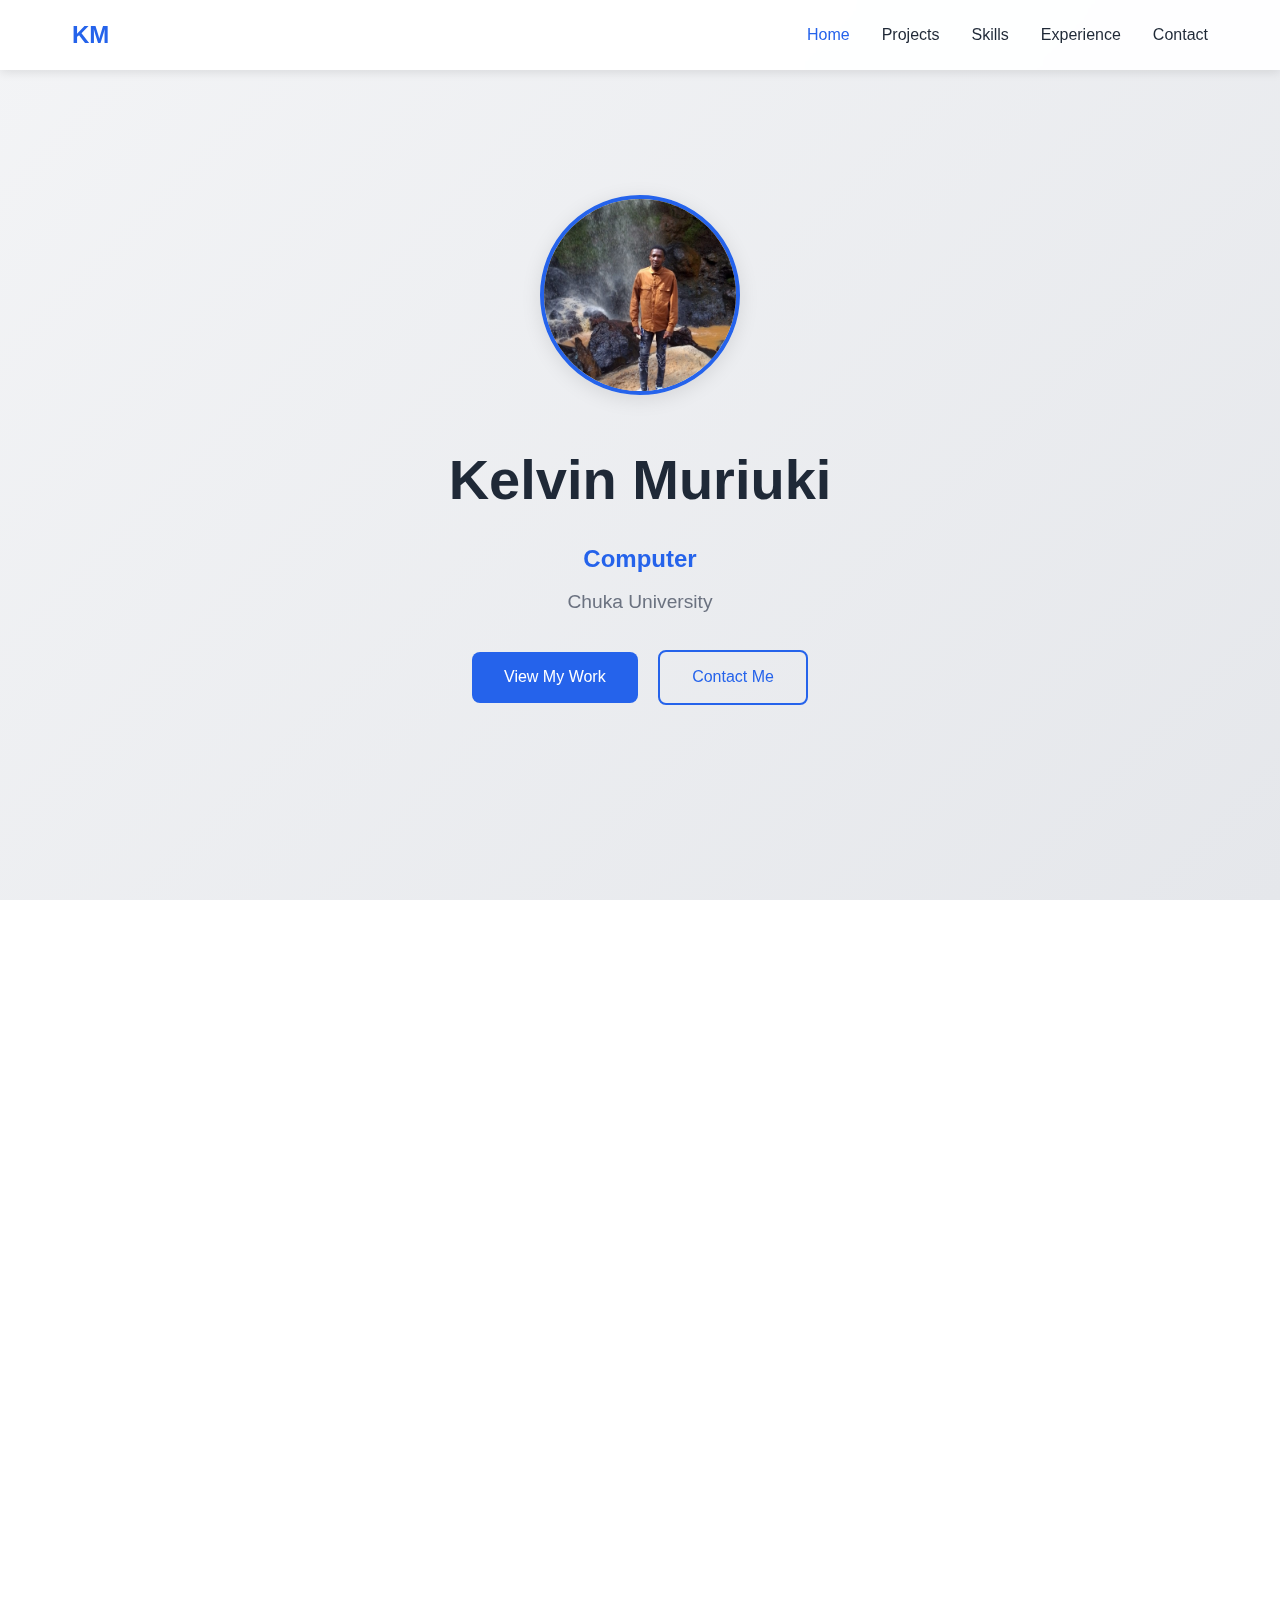
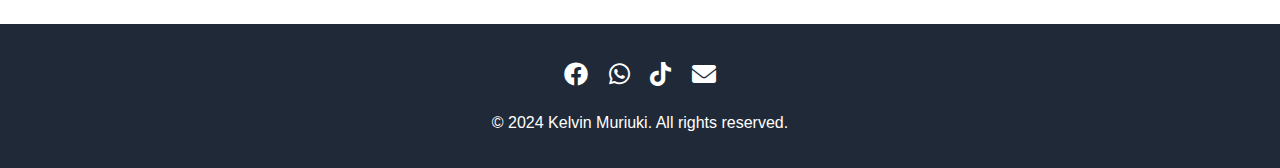
<file: index.html>
<!DOCTYPE html>
<html lang="en">
<head>
    <meta charset="UTF-8">
    <meta name="viewport" content="width=device-width, initial-scale=1.0">
    <title>Kelvin Muriuki - Portfolio</title>
    <link rel="stylesheet" href="css/style.css">
    <link rel="stylesheet" href="https://cdnjs.cloudflare.com/ajax/libs/font-awesome/6.0.0/css/all.min.css">
    <link href="https://unpkg.com/aos@2.3.1/dist/aos.css" rel="stylesheet">
</head>
<body>
    <nav class="navbar">
        <div class="nav-content">
            <div class="logo">
                <a href="index.html">KM</a>
            </div>
            <div class="menu-toggle">
                <i class="fas fa-bars"></i>
            </div>
            <ul class="nav-links">
                <li><a href="index.html" class="active">Home</a></li>
                <li><a href="projects.html">Projects</a></li>
                <li><a href="skills.html">Skills</a></li>
                <li><a href="experience.html">Experience</a></li>
                <li><a href="contact.html">Contact</a></li>
            </ul>
        </div>
    </nav>

    <main>
        <section class="hero">
            <div class="hero-content" data-aos="fade-up">
                <div class="profile-image">
                    <img src="images/profile.jpg" alt="Kelvin Muriuki" class="profile-pic">
                </div>
                <h1>Kelvin Muriuki</h1>
                <h2>Computer Science Graduate</h2>
                <p>Chuka University</p>
                <div class="cta-buttons">
                    <a href="projects.html" class="btn primary">View My Work</a>
                    <a href="contact.html" class="btn secondary">Contact Me</a>
                </div>
            </div>
        </section>

        <section class="about" data-aos="fade-up">
            <div class="container">
                <div class="about-content">
                    <div class="about-image">
                        <img src="images/profile.jpg" alt="Kelvin Muriuki" class="about-pic">
                    </div>
                    <div class="about-text">
                        <h2>About Me</h2>
                        <p>I am a passionate Computer Science graduate from Chuka University, dedicated to creating innovative solutions through technology. With a strong foundation in software development and problem-solving, I strive to build meaningful applications that make a difference.</p>
                    </div>
                </div>
            </div>
        </section>

        <section class="featured-projects" data-aos="fade-up">
            <div class="container">
                <h2>Featured Projects</h2>
                <div class="project-grid">
                    <!-- Project cards will be added here -->
                </div>
            </div>
        </section>
    </main>

    <footer>
        <div class="container">
            <div class="social-links">
                <a href="https://www.facebook.com/kelvin.muriuki" target="_blank" rel="noopener"><i class="fab fa-facebook"></i></a>
                <a href="https://wa.me/254741371780" target="_blank" rel="noopener"><i class="fab fa-whatsapp"></i></a>
                <a href="https://www.tiktok.com/@kelvinmuriuki16" target="_blank" rel="noopener"><i class="fab fa-tiktok"></i></a>
                <a href="mailto:kelvinmuriuki9701@gmail.com"><i class="fas fa-envelope"></i></a>
            </div>
            <p>&copy; 2024 Kelvin Muriuki. All rights reserved.</p>
        </div>
    </footer>

    <script src="https://unpkg.com/aos@2.3.1/dist/aos.js"></script>
    <script src="js/main.js"></script>
</body>
</html>
</file>
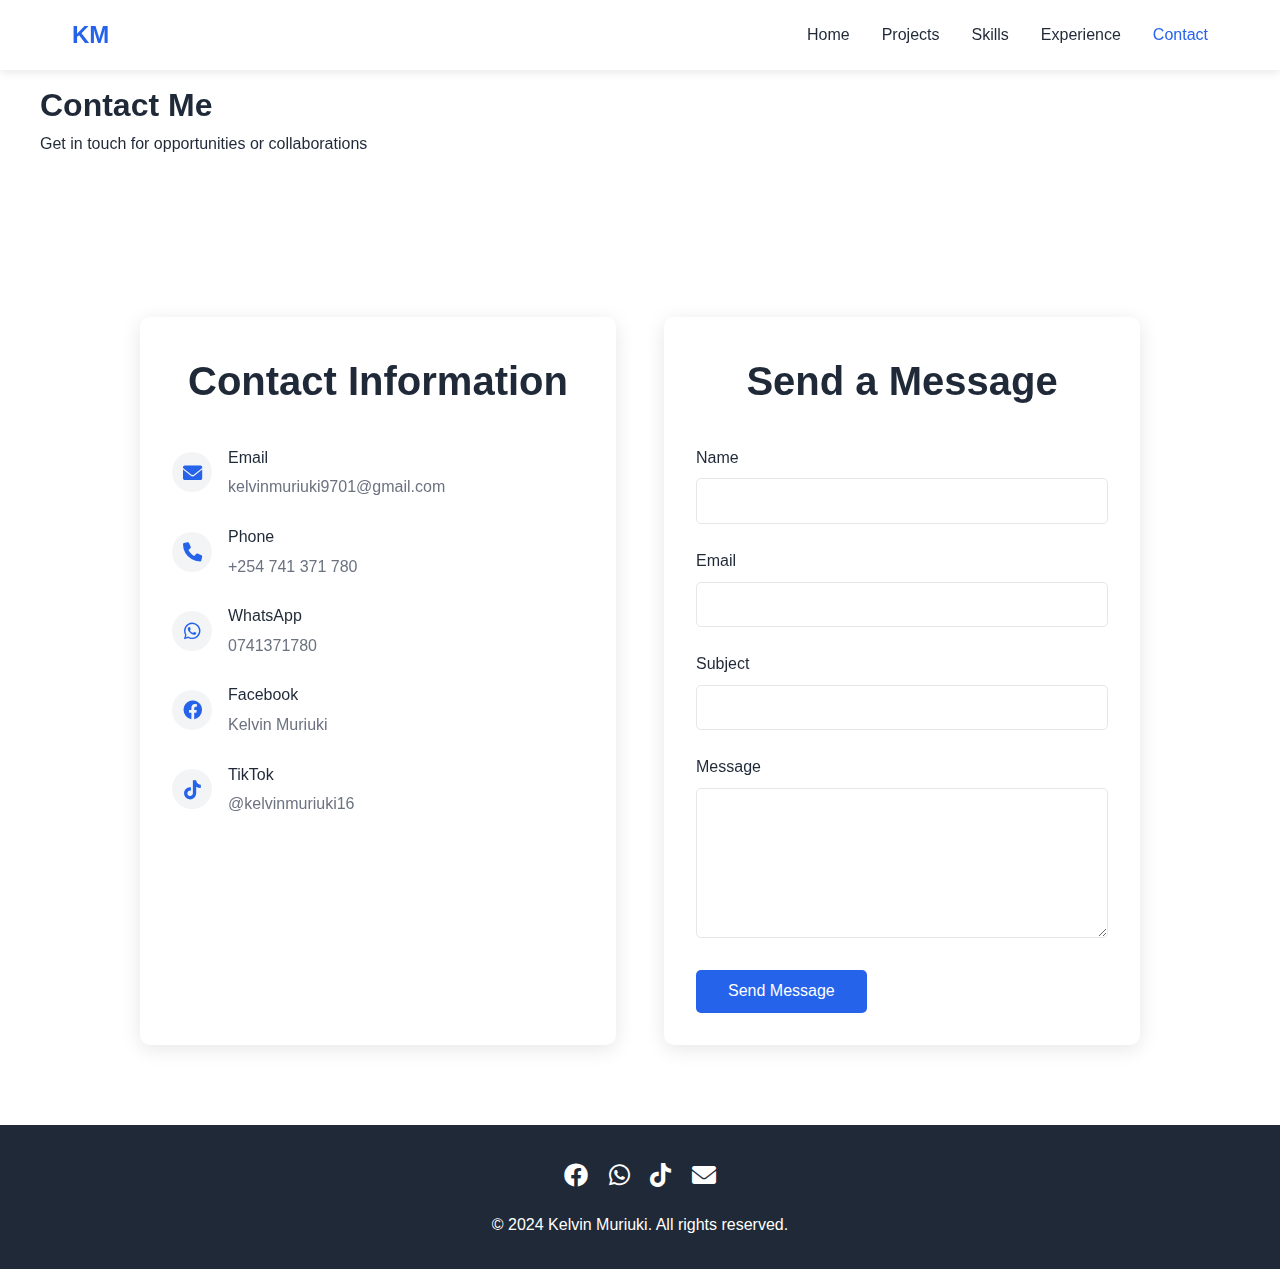
<file: contact.html>
<!DOCTYPE html>
<html lang="en">
<head>
    <meta charset="UTF-8">
    <meta name="viewport" content="width=device-width, initial-scale=1.0">
    <title>Contact - Kelvin Muriuki</title>
    <link rel="stylesheet" href="css/style.css">
    <link rel="stylesheet" href="https://cdnjs.cloudflare.com/ajax/libs/font-awesome/6.0.0/css/all.min.css">
    <link href="https://unpkg.com/aos@2.3.1/dist/aos.css" rel="stylesheet">
    <style>
        .contact-container {
            display: grid;
            grid-template-columns: 1fr 1fr;
            gap: 3rem;
            max-width: 1000px;
            margin: 0 auto;
        }
        
        .contact-info {
            background: white;
            border-radius: 10px;
            padding: 2rem;
            box-shadow: 0 4px 20px rgba(0, 0, 0, 0.1);
        }
        
        .contact-form {
            background: white;
            border-radius: 10px;
            padding: 2rem;
            box-shadow: 0 4px 20px rgba(0, 0, 0, 0.1);
        }
        
        .contact-item {
            display: flex;
            align-items: center;
            margin-bottom: 1.5rem;
        }
        
        .contact-icon {
            width: 40px;
            height: 40px;
            background: var(--section-bg);
            border-radius: 50%;
            display: flex;
            align-items: center;
            justify-content: center;
            margin-right: 1rem;
            color: var(--primary-color);
            font-size: 1.2rem;
        }
        
        .contact-text {
            flex: 1;
        }
        
        .contact-label {
            font-weight: 500;
            color: var(--text-color);
            margin-bottom: 0.25rem;
        }
        
        .contact-value {
            color: var(--light-text);
        }
        
        .form-group {
            margin-bottom: 1.5rem;
        }
        
        .form-label {
            display: block;
            margin-bottom: 0.5rem;
            font-weight: 500;
            color: var(--text-color);
        }
        
        .form-input {
            width: 100%;
            padding: 0.8rem;
            border: 1px solid #e5e7eb;
            border-radius: 5px;
            font-size: 1rem;
            transition: var(--transition);
        }
        
        .form-input:focus {
            outline: none;
            border-color: var(--primary-color);
            box-shadow: 0 0 0 3px rgba(37, 99, 235, 0.1);
        }
        
        .form-textarea {
            min-height: 150px;
            resize: vertical;
        }
        
        .submit-btn {
            background: var(--primary-color);
            color: white;
            border: none;
            padding: 0.8rem 2rem;
            border-radius: 5px;
            font-size: 1rem;
            font-weight: 500;
            cursor: pointer;
            transition: var(--transition);
        }
        
        .submit-btn:hover {
            background: var(--secondary-color);
            transform: translateY(-2px);
        }
        
        @media (max-width: 768px) {
            .contact-container {
                grid-template-columns: 1fr;
            }
        }
    </style>
</head>
<body>
    <nav class="navbar">
        <div class="nav-content">
            <div class="logo">
                <a href="index.html">KM</a>
            </div>
            <div class="menu-toggle">
                <i class="fas fa-bars"></i>
            </div>
            <ul class="nav-links">
                <li><a href="index.html">Home</a></li>
                <li><a href="projects.html">Projects</a></li>
                <li><a href="skills.html">Skills</a></li>
                <li><a href="experience.html">Experience</a></li>
                <li><a href="contact.html" class="active">Contact</a></li>
            </ul>
        </div>
    </nav>

    <main>
        <section class="contact-header" data-aos="fade-up">
            <div class="container">
                <h1>Contact Me</h1>
                <p>Get in touch for opportunities or collaborations</p>
            </div>
        </section>

        <section class="contact-content" data-aos="fade-up">
            <div class="container">
                <div class="contact-container">
                    <!-- Contact Information -->
                    <div class="contact-info" data-aos="fade-up">
                        <h2>Contact Information</h2>
                        <div class="contact-item">
                            <div class="contact-icon">
                                <i class="fas fa-envelope"></i>
                            </div>
                            <div class="contact-text">
                                <div class="contact-label">Email</div>
                                <div class="contact-value">kelvinmuriuki9701@gmail.com</div>
                            </div>
                        </div>
                        
                        <div class="contact-item">
                            <div class="contact-icon">
                                <i class="fas fa-phone"></i>
                            </div>
                            <div class="contact-text">
                                <div class="contact-label">Phone</div>
                                <div class="contact-value">+254 741 371 780</div>
                            </div>
                        </div>
                        
                        <div class="contact-item">
                            <div class="contact-icon">
                                <i class="fab fa-whatsapp"></i>
                            </div>
                            <div class="contact-text">
                                <div class="contact-label">WhatsApp</div>
                                <div class="contact-value">0741371780</div>
                            </div>
                        </div>
                        
                        <div class="contact-item">
                            <div class="contact-icon">
                                <i class="fab fa-facebook"></i>
                            </div>
                            <div class="contact-text">
                                <div class="contact-label">Facebook</div>
                                <div class="contact-value">Kelvin Muriuki</div>
                            </div>
                        </div>
                        
                        <div class="contact-item">
                            <div class="contact-icon">
                                <i class="fab fa-tiktok"></i>
                            </div>
                            <div class="contact-text">
                                <div class="contact-label">TikTok</div>
                                <div class="contact-value">@kelvinmuriuki16</div>
                            </div>
                        </div>
                    </div>
                    
                    <!-- Contact Form -->
                    <div class="contact-form" data-aos="fade-up" data-aos-delay="100">
                        <h2>Send a Message</h2>
                        <form id="contactForm">
                            <div class="form-group">
                                <label for="name" class="form-label">Name</label>
                                <input type="text" id="name" class="form-input" required>
                            </div>
                            
                            <div class="form-group">
                                <label for="email" class="form-label">Email</label>
                                <input type="email" id="email" class="form-input" required>
                            </div>
                            
                            <div class="form-group">
                                <label for="subject" class="form-label">Subject</label>
                                <input type="text" id="subject" class="form-input" required>
                            </div>
                            
                            <div class="form-group">
                                <label for="message" class="form-label">Message</label>
                                <textarea id="message" class="form-input form-textarea" required></textarea>
                            </div>
                            
                            <button type="submit" class="submit-btn">Send Message</button>
                        </form>
                    </div>
                </div>
            </div>
        </section>
    </main>

    <footer>
        <div class="container">
            <div class="social-links">
                <a href="https://www.facebook.com/kelvin.muriuki" target="_blank" rel="noopener"><i class="fab fa-facebook"></i></a>
                <a href="https://wa.me/254741371780" target="_blank" rel="noopener"><i class="fab fa-whatsapp"></i></a>
                <a href="https://www.tiktok.com/@kelvinmuriuki16" target="_blank" rel="noopener"><i class="fab fa-tiktok"></i></a>
                <a href="mailto:kelvinmuriuki9701@gmail.com"><i class="fas fa-envelope"></i></a>
            </div>
            <p>&copy; 2024 Kelvin Muriuki. All rights reserved.</p>
        </div>
    </footer>

    <script src="https://unpkg.com/aos@2.3.1/dist/aos.js"></script>
    <script src="js/main.js"></script>
    <script>
        // Form submission handling
        document.getElementById('contactForm').addEventListener('submit', function(e) {
            e.preventDefault();
            
            // Get form values
            const name = document.getElementById('name').value;
            const email = document.getElementById('email').value;
            const subject = document.getElementById('subject').value;
            const message = document.getElementById('message').value;
            
            // Here you would typically send the form data to a server
            // For now, we'll just log it to the console
            console.log('Form submitted:', { name, email, subject, message });
            
            // Show success message
            alert('Thank you for your message! I will get back to you soon.');
            
            // Reset form
            this.reset();
        });
    </script>
</body>
</html>
</file>
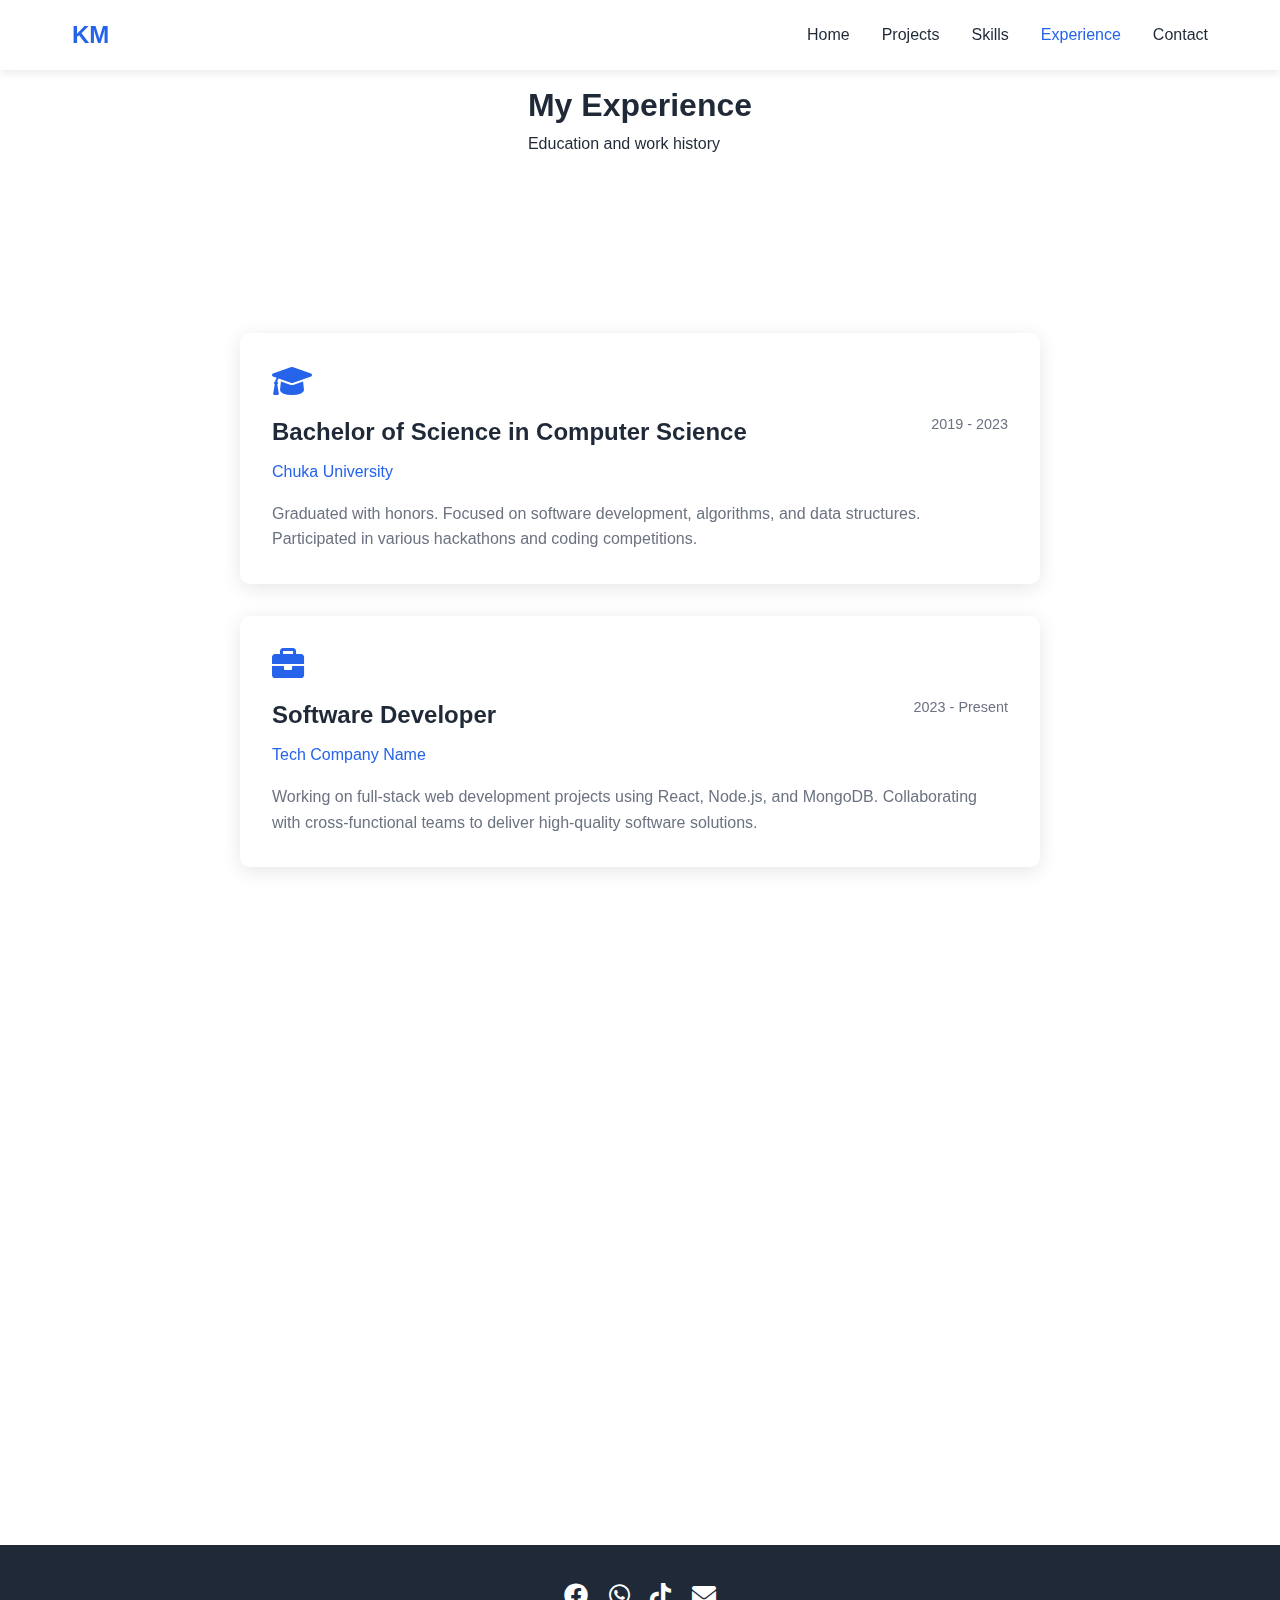
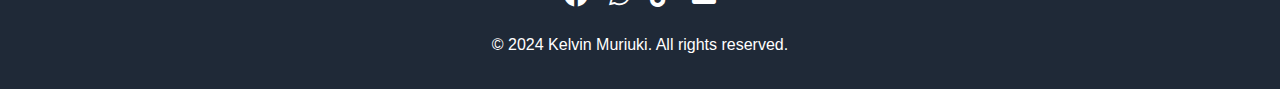
<file: experience.html>
<!DOCTYPE html>
<html lang="en">
<head>
    <meta charset="UTF-8">
    <meta name="viewport" content="width=device-width, initial-scale=1.0">
    <title>Experience - Kelvin Muriuki</title>
    <link rel="stylesheet" href="css/style.css">
    <link rel="stylesheet" href="https://cdnjs.cloudflare.com/ajax/libs/font-awesome/6.0.0/css/all.min.css">
    <link href="https://unpkg.com/aos@2.3.1/dist/aos.css" rel="stylesheet">
    <style>
        .experience-container {
            max-width: 800px;
            margin: 0 auto;
        }
        
        .experience-item {
            background: white;
            border-radius: 10px;
            padding: 2rem;
            margin-bottom: 2rem;
            box-shadow: 0 4px 20px rgba(0, 0, 0, 0.1);
        }
        
        .experience-header {
            display: flex;
            justify-content: space-between;
            align-items: flex-start;
            margin-bottom: 1rem;
        }
        
        .experience-title {
            font-size: 1.5rem;
            color: var(--text-color);
            margin-bottom: 0.5rem;
        }
        
        .experience-subtitle {
            color: var(--primary-color);
            font-weight: 500;
        }
        
        .experience-date {
            color: var(--light-text);
            font-size: 0.9rem;
        }
        
        .experience-description {
            color: var(--light-text);
            line-height: 1.6;
        }
        
        .experience-icon {
            font-size: 2rem;
            color: var(--primary-color);
            margin-bottom: 1rem;
        }
    </style>
</head>
<body>
    <nav class="navbar">
        <div class="nav-content">
            <div class="logo">
                <a href="index.html">KM</a>
            </div>
            <div class="menu-toggle">
                <i class="fas fa-bars"></i>
            </div>
            <ul class="nav-links">
                <li><a href="index.html">Home</a></li>
                <li><a href="projects.html">Projects</a></li>
                <li><a href="skills.html">Skills</a></li>
                <li><a href="experience.html" class="active">Experience</a></li>
                <li><a href="contact.html">Contact</a></li>
            </ul>
        </div>
    </nav>

    <main>
        <section class="experience-header" data-aos="fade-up">
            <div class="container">
                <h1>My Experience</h1>
                <p>Education and work history</p>
            </div>
        </section>

        <section class="experience-content" data-aos="fade-up">
            <div class="container">
                <div class="experience-container">
                    <!-- Education -->
                    <div class="experience-item" data-aos="fade-up">
                        <i class="fas fa-graduation-cap experience-icon"></i>
                        <div class="experience-header">
                            <div>
                                <h3 class="experience-title">Bachelor of Science in Computer Science</h3>
                                <div class="experience-subtitle">Chuka University</div>
                            </div>
                            <div class="experience-date">2019 - 2023</div>
                        </div>
                        <p class="experience-description">
                            Graduated with honors. Focused on software development, algorithms, and data structures.
                            Participated in various hackathons and coding competitions.
                        </p>
                    </div>
                    
                    <!-- Work Experience 1 -->
                    <div class="experience-item" data-aos="fade-up" data-aos-delay="100">
                        <i class="fas fa-briefcase experience-icon"></i>
                        <div class="experience-header">
                            <div>
                                <h3 class="experience-title">Software Developer</h3>
                                <div class="experience-subtitle">Tech Company Name</div>
                            </div>
                            <div class="experience-date">2023 - Present</div>
                        </div>
                        <p class="experience-description">
                            Working on full-stack web development projects using React, Node.js, and MongoDB.
                            Collaborating with cross-functional teams to deliver high-quality software solutions.
                        </p>
                    </div>
                    
                    <!-- Internship -->
                    <div class="experience-item" data-aos="fade-up" data-aos-delay="200">
                        <i class="fas fa-laptop-code experience-icon"></i>
                        <div class="experience-header">
                            <div>
                                <h3 class="experience-title">Software Development Intern</h3>
                                <div class="experience-subtitle">Company Name</div>
                            </div>
                            <div class="experience-date">2022 - 2023</div>
                        </div>
                        <p class="experience-description">
                            Gained hands-on experience in web development and software testing.
                            Assisted in developing and maintaining web applications.
                        </p>
                    </div>
                    
                    <!-- Additional Experience -->
                    <div class="experience-item" data-aos="fade-up" data-aos-delay="300">
                        <i class="fas fa-code experience-icon"></i>
                        <div class="experience-header">
                            <div>
                                <h3 class="experience-title">Freelance Web Developer</h3>
                                <div class="experience-subtitle">Self-Employed</div>
                            </div>
                            <div class="experience-date">2021 - 2022</div>
                        </div>
                        <p class="experience-description">
                            Developed and maintained websites for various clients.
                            Managed client relationships and project timelines.
                        </p>
                    </div>
                </div>
            </div>
        </section>
    </main>

    <footer>
        <div class="container">
            <div class="social-links">
                <a href="https://www.facebook.com/kelvin.muriuki" target="_blank" rel="noopener"><i class="fab fa-facebook"></i></a>
                <a href="https://wa.me/254741371780" target="_blank" rel="noopener"><i class="fab fa-whatsapp"></i></a>
                <a href="https://www.tiktok.com/@kelvinmuriuki16" target="_blank" rel="noopener"><i class="fab fa-tiktok"></i></a>
                <a href="mailto:kelvinmuriuki9701@gmail.com"><i class="fas fa-envelope"></i></a>
            </div>
            <p>&copy; 2024 Kelvin Muriuki. All rights reserved.</p>
        </div>
    </footer>

    <script src="https://unpkg.com/aos@2.3.1/dist/aos.js"></script>
    <script src="js/main.js"></script>
</body>
</html>
</file>
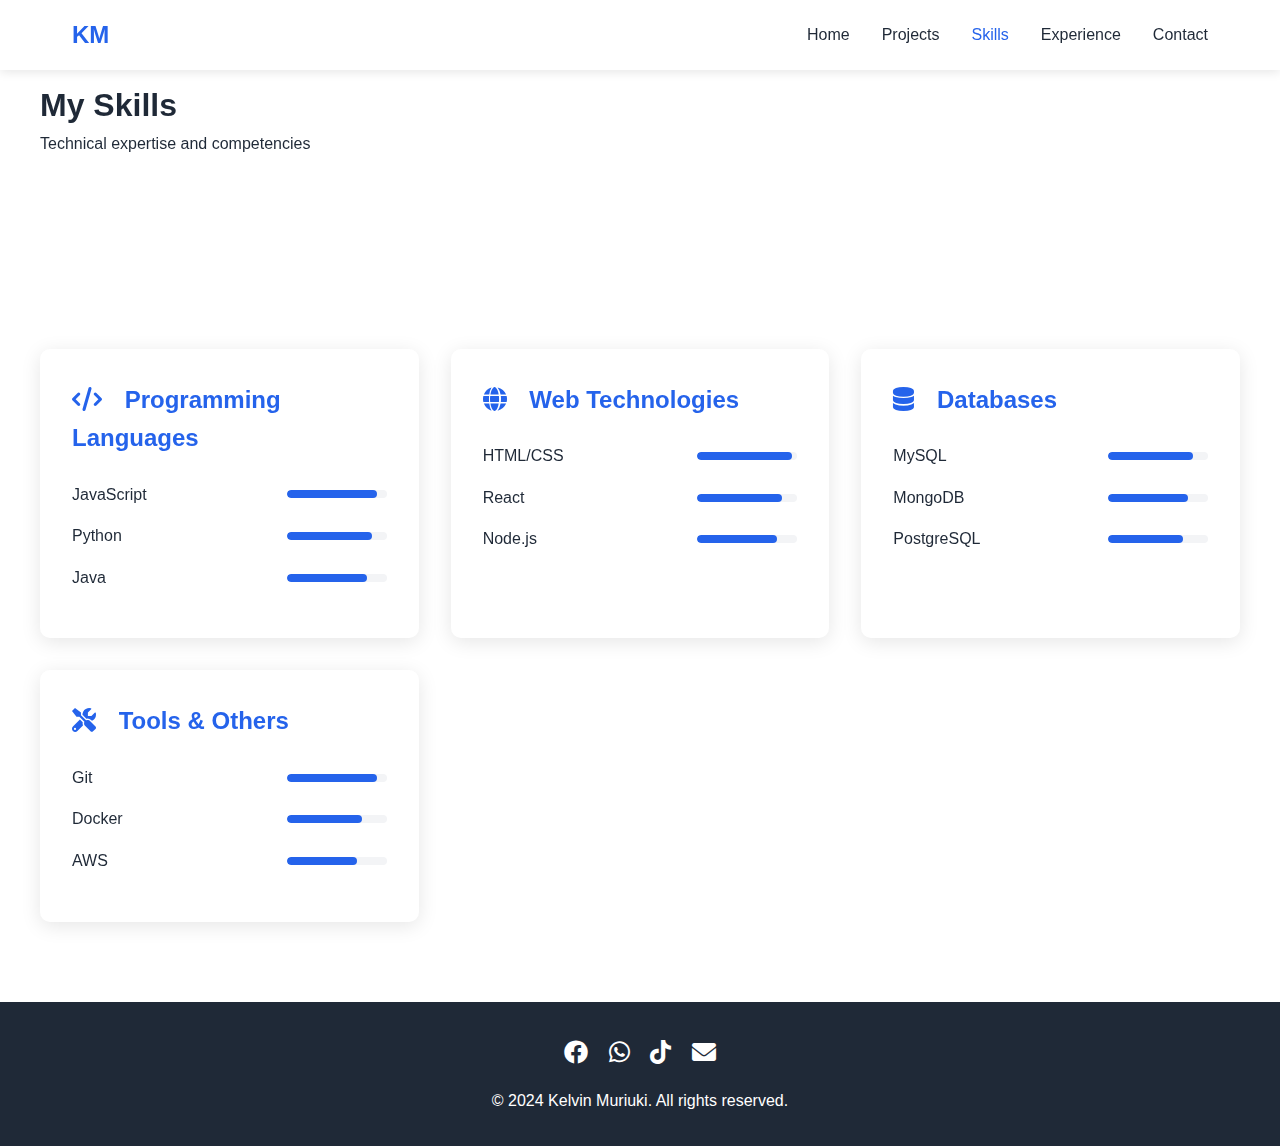
<file: skills.html>
<!DOCTYPE html>
<html lang="en">
<head>
    <meta charset="UTF-8">
    <meta name="viewport" content="width=device-width, initial-scale=1.0">
    <title>Skills - Kelvin Muriuki</title>
    <link rel="stylesheet" href="css/style.css">
    <link rel="stylesheet" href="https://cdnjs.cloudflare.com/ajax/libs/font-awesome/6.0.0/css/all.min.css">
    <link href="https://unpkg.com/aos@2.3.1/dist/aos.css" rel="stylesheet">
    <style>
        .skills-container {
            display: grid;
            grid-template-columns: repeat(auto-fit, minmax(300px, 1fr));
            gap: 2rem;
            margin-top: 2rem;
        }
        
        .skill-category {
            background: white;
            border-radius: 10px;
            padding: 2rem;
            box-shadow: 0 4px 20px rgba(0, 0, 0, 0.1);
        }
        
        .skill-category h3 {
            color: var(--primary-color);
            margin-bottom: 1.5rem;
            font-size: 1.5rem;
        }
        
        .skill-list {
            list-style: none;
        }
        
        .skill-item {
            display: flex;
            align-items: center;
            margin-bottom: 1rem;
        }
        
        .skill-name {
            flex: 1;
            font-weight: 500;
        }
        
        .skill-level {
            width: 100px;
            height: 8px;
            background: var(--section-bg);
            border-radius: 4px;
            overflow: hidden;
        }
        
        .skill-progress {
            height: 100%;
            background: var(--primary-color);
            border-radius: 4px;
            transition: width 1s ease;
        }
        
        .skill-icon {
            margin-right: 1rem;
            font-size: 1.5rem;
            color: var(--primary-color);
        }
    </style>
</head>
<body>
    <nav class="navbar">
        <div class="nav-content">
            <div class="logo">
                <a href="index.html">KM</a>
            </div>
            <div class="menu-toggle">
                <i class="fas fa-bars"></i>
            </div>
            <ul class="nav-links">
                <li><a href="index.html">Home</a></li>
                <li><a href="projects.html">Projects</a></li>
                <li><a href="skills.html" class="active">Skills</a></li>
                <li><a href="experience.html">Experience</a></li>
                <li><a href="contact.html">Contact</a></li>
            </ul>
        </div>
    </nav>

    <main>
        <section class="skills-header" data-aos="fade-up">
            <div class="container">
                <h1>My Skills</h1>
                <p>Technical expertise and competencies</p>
            </div>
        </section>

        <section class="skills-content" data-aos="fade-up">
            <div class="container">
                <div class="skills-container">
                    <!-- Programming Languages -->
                    <div class="skill-category" data-aos="fade-up">
                        <h3><i class="fas fa-code skill-icon"></i> Programming Languages</h3>
                        <ul class="skill-list">
                            <li class="skill-item">
                                <span class="skill-name">JavaScript</span>
                                <div class="skill-level">
                                    <div class="skill-progress" style="width: 90%"></div>
                                </div>
                            </li>
                            <li class="skill-item">
                                <span class="skill-name">Python</span>
                                <div class="skill-level">
                                    <div class="skill-progress" style="width: 85%"></div>
                                </div>
                            </li>
                            <li class="skill-item">
                                <span class="skill-name">Java</span>
                                <div class="skill-level">
                                    <div class="skill-progress" style="width: 80%"></div>
                                </div>
                            </li>
                        </ul>
                    </div>
                    
                    <!-- Web Technologies -->
                    <div class="skill-category" data-aos="fade-up" data-aos-delay="100">
                        <h3><i class="fas fa-globe skill-icon"></i> Web Technologies</h3>
                        <ul class="skill-list">
                            <li class="skill-item">
                                <span class="skill-name">HTML/CSS</span>
                                <div class="skill-level">
                                    <div class="skill-progress" style="width: 95%"></div>
                                </div>
                            </li>
                            <li class="skill-item">
                                <span class="skill-name">React</span>
                                <div class="skill-level">
                                    <div class="skill-progress" style="width: 85%"></div>
                                </div>
                            </li>
                            <li class="skill-item">
                                <span class="skill-name">Node.js</span>
                                <div class="skill-level">
                                    <div class="skill-progress" style="width: 80%"></div>
                                </div>
                            </li>
                        </ul>
                    </div>
                    
                    <!-- Databases -->
                    <div class="skill-category" data-aos="fade-up" data-aos-delay="200">
                        <h3><i class="fas fa-database skill-icon"></i> Databases</h3>
                        <ul class="skill-list">
                            <li class="skill-item">
                                <span class="skill-name">MySQL</span>
                                <div class="skill-level">
                                    <div class="skill-progress" style="width: 85%"></div>
                                </div>
                            </li>
                            <li class="skill-item">
                                <span class="skill-name">MongoDB</span>
                                <div class="skill-level">
                                    <div class="skill-progress" style="width: 80%"></div>
                                </div>
                            </li>
                            <li class="skill-item">
                                <span class="skill-name">PostgreSQL</span>
                                <div class="skill-level">
                                    <div class="skill-progress" style="width: 75%"></div>
                                </div>
                            </li>
                        </ul>
                    </div>
                    
                    <!-- Tools & Others -->
                    <div class="skill-category" data-aos="fade-up" data-aos-delay="300">
                        <h3><i class="fas fa-tools skill-icon"></i> Tools & Others</h3>
                        <ul class="skill-list">
                            <li class="skill-item">
                                <span class="skill-name">Git</span>
                                <div class="skill-level">
                                    <div class="skill-progress" style="width: 90%"></div>
                                </div>
                            </li>
                            <li class="skill-item">
                                <span class="skill-name">Docker</span>
                                <div class="skill-level">
                                    <div class="skill-progress" style="width: 75%"></div>
                                </div>
                            </li>
                            <li class="skill-item">
                                <span class="skill-name">AWS</span>
                                <div class="skill-level">
                                    <div class="skill-progress" style="width: 70%"></div>
                                </div>
                            </li>
                        </ul>
                    </div>
                </div>
            </div>
        </section>
    </main>

    <footer>
        <div class="container">
            <div class="social-links">
                <a href="https://www.facebook.com/kelvin.muriuki" target="_blank" rel="noopener"><i class="fab fa-facebook"></i></a>
                <a href="https://wa.me/254741371780" target="_blank" rel="noopener"><i class="fab fa-whatsapp"></i></a>
                <a href="https://www.tiktok.com/@kelvinmuriuki16" target="_blank" rel="noopener"><i class="fab fa-tiktok"></i></a>
                <a href="mailto:kelvinmuriuki9701@gmail.com"><i class="fas fa-envelope"></i></a>
            </div>
            <p>&copy; 2024 Kelvin Muriuki. All rights reserved.</p>
        </div>
    </footer>

    <script src="https://unpkg.com/aos@2.3.1/dist/aos.js"></script>
    <script src="js/main.js"></script>
</body>
</html>
</file>
<file: css/style.css>
/* Reset and base styles */
* {
    margin: 0;
    padding: 0;
    box-sizing: border-box;
}

:root {
    --primary-color: #2563eb;
    --secondary-color: #1e40af;
    --text-color: #1f2937;
    --light-text: #6b7280;
    --background: #ffffff;
    --section-bg: #f3f4f6;
    --transition: all 0.3s ease;
}

body {
    font-family: 'Inter', -apple-system, BlinkMacSystemFont, 'Segoe UI', Roboto, Oxygen, Ubuntu, Cantarell, sans-serif;
    line-height: 1.6;
    color: var(--text-color);
    background-color: var(--background);
}

/* Navigation */
.navbar {
    position: fixed;
    top: 0;
    width: 100%;
    background-color: rgba(255, 255, 255, 0.95);
    backdrop-filter: blur(10px);
    box-shadow: 0 2px 10px rgba(0, 0, 0, 0.1);
    z-index: 1000;
}

.nav-content {
    max-width: 1200px;
    margin: 0 auto;
    padding: 1rem 2rem;
    display: flex;
    justify-content: space-between;
    align-items: center;
}

.logo a {
    font-size: 1.5rem;
    font-weight: 700;
    color: var(--primary-color);
    text-decoration: none;
}

.nav-links {
    display: flex;
    list-style: none;
    gap: 2rem;
}

.nav-links a {
    text-decoration: none;
    color: var(--text-color);
    font-weight: 500;
    transition: var(--transition);
}

.nav-links a:hover,
.nav-links a.active {
    color: var(--primary-color);
}

.menu-toggle {
    display: none;
    font-size: 1.5rem;
    cursor: pointer;
}

/* Hero Section */
.hero {
    height: 100vh;
    display: flex;
    align-items: center;
    justify-content: center;
    text-align: center;
    background: linear-gradient(135deg, #f3f4f6 0%, #e5e7eb 100%);
    padding: 0 2rem;
}

.hero-content {
    text-align: center;
    max-width: 800px;
    margin: 0 auto;
    padding: 2rem;
}

.hero-content h1 {
    font-size: 3.5rem;
    margin-bottom: 1rem;
    color: var(--text-color);
}

.hero-content h2 {
    font-size: 1.5rem;
    color: var(--primary-color);
    margin-bottom: 0.5rem;
}

.hero-content p {
    font-size: 1.2rem;
    color: var(--light-text);
    margin-bottom: 2rem;
}

.profile-image {
    margin-bottom: 2rem;
}

.profile-pic {
    width: 200px;
    height: 200px;
    border-radius: 50%;
    object-fit: cover;
    border: 4px solid var(--primary-color);
    box-shadow: 0 4px 20px rgba(0, 0, 0, 0.1);
}

/* Buttons */
.btn {
    display: inline-block;
    padding: 0.8rem 2rem;
    border-radius: 0.5rem;
    text-decoration: none;
    font-weight: 500;
    transition: var(--transition);
    margin: 0 0.5rem;
}

.btn.primary {
    background-color: var(--primary-color);
    color: white;
}

.btn.secondary {
    background-color: transparent;
    border: 2px solid var(--primary-color);
    color: var(--primary-color);
}

.btn:hover {
    transform: translateY(-2px);
    box-shadow: 0 4px 12px rgba(0, 0, 0, 0.1);
}

/* Sections */
section {
    padding: 5rem 2rem;
}

.container {
    max-width: 1200px;
    margin: 0 auto;
}

section h2 {
    font-size: 2.5rem;
    margin-bottom: 2rem;
    text-align: center;
}

/* About Section */
.about {
    background-color: var(--section-bg);
}

.about-content {
    display: grid;
    grid-template-columns: 1fr 2fr;
    gap: 3rem;
    align-items: center;
}

.about-image {
    text-align: center;
}

.about-pic {
    width: 300px;
    height: 300px;
    border-radius: 10px;
    object-fit: cover;
    box-shadow: 0 4px 20px rgba(0, 0, 0, 0.1);
}

.about-text {
    padding: 1rem;
}

.about p {
    max-width: 800px;
    margin: 0 auto;
    text-align: center;
    font-size: 1.1rem;
    color: var(--light-text);
}

/* Featured Projects */
.project-grid {
    display: grid;
    grid-template-columns: repeat(auto-fit, minmax(300px, 1fr));
    gap: 2rem;
    margin-top: 2rem;
}

/* Footer */
footer {
    background-color: var(--text-color);
    color: white;
    padding: 2rem;
    text-align: center;
}

.social-links {
    margin-bottom: 1rem;
}

.social-links a {
    color: white;
    font-size: 1.5rem;
    margin: 0 0.5rem;
    transition: var(--transition);
}

.social-links a:hover {
    color: var(--primary-color);
}

/* Responsive Design */
@media (max-width: 768px) {
    .menu-toggle {
        display: block;
    }

    .nav-links {
        display: none;
        position: absolute;
        top: 100%;
        left: 0;
        width: 100%;
        background-color: white;
        padding: 1rem;
        flex-direction: column;
        text-align: center;
        box-shadow: 0 2px 10px rgba(0, 0, 0, 0.1);
    }

    .nav-links.active {
        display: flex;
    }

    .hero-content h1 {
        font-size: 2.5rem;
    }

    .hero-content h2 {
        font-size: 1.2rem;
    }

    .cta-buttons {
        display: flex;
        flex-direction: column;
        gap: 1rem;
    }

    .btn {
        margin: 0;
    }

    .about-content {
        grid-template-columns: 1fr;
        gap: 2rem;
    }
    
    .about-pic {
        width: 250px;
        height: 250px;
    }
    
    .profile-pic {
        width: 150px;
        height: 150px;
    }
}

/* Animations */
[data-aos] {
    opacity: 0;
    transform: translateY(20px);
    transition: opacity 0.6s ease, transform 0.6s ease;
}

[data-aos].aos-animate {
    opacity: 1;
    transform: translateY(0);
}
</file>
